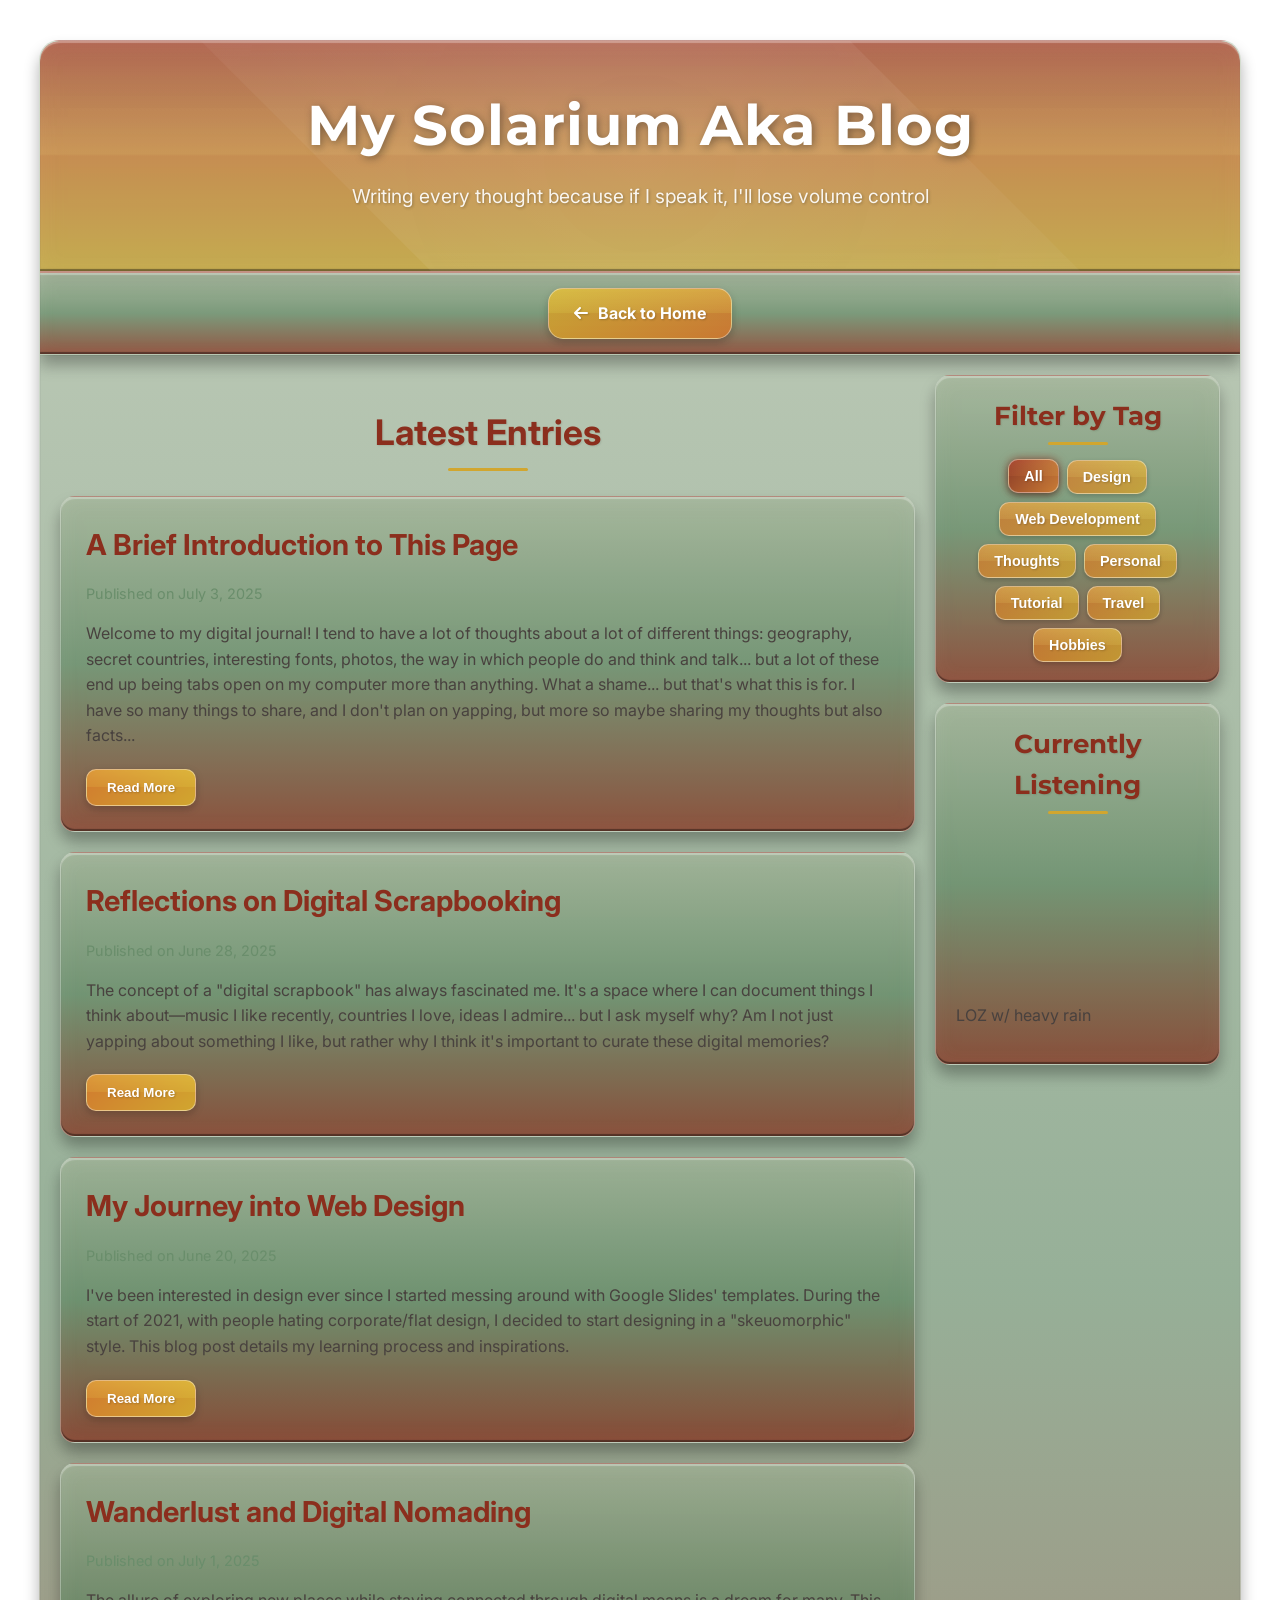
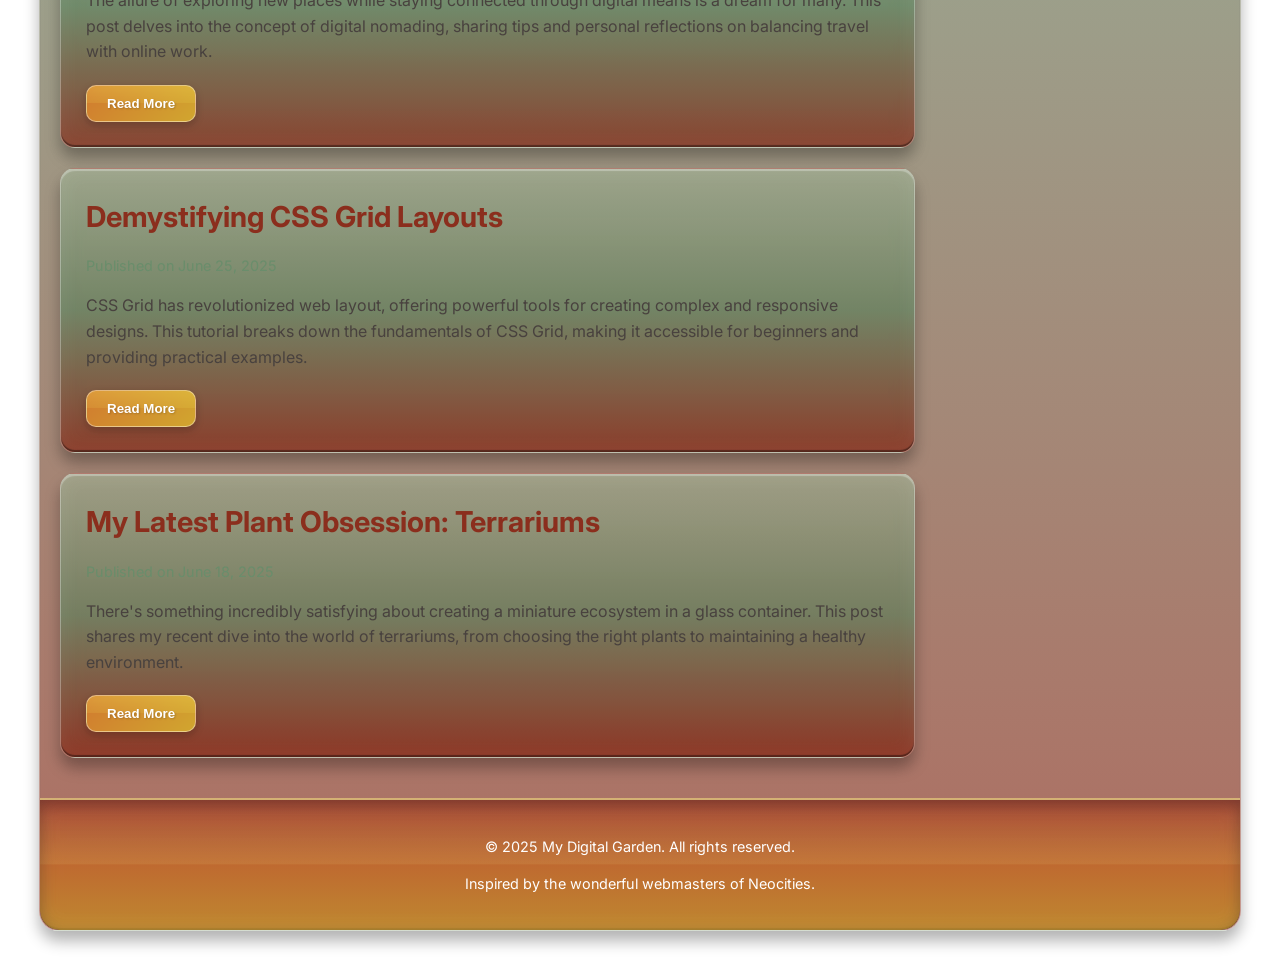
<file: blog.html>
<!DOCTYPE html>
<html lang="en">
<head>
    <meta charset="UTF-8">
    <meta name="viewport" content="width=device-width, initial-scale=1.0">
    <title>My Solarium</title>
    <link rel="stylesheet" href="blog.css">
    <!-- Google Fonts: Inter for general text and Montserrat for titles -->
    <link href="https://fonts.googleapis.com/css2?family=Inter:wght@300;400;700&family=Montserrat:wght@700&display=swap" rel="stylesheet">
    <!-- Font Awesome for icons -->
    <link rel="stylesheet" href="https://cdnjs.cloudflare.com/ajax/libs/font-awesome/6.0.0-beta3/css/all.min.css">
</head>
<body>
    <div class="container">
        <!-- Header Section -->
        <header class="header">
            <h1 class="site-title">My Solarium Aka Blog</h1>
            <p class="site-tagline">Writing every thought because if I speak it, I'll lose volume control</p>
        </header>

        <!-- Home Button -->
        <div class="home-button-container">
            <a href="https://nkchestnut.github.io/NadiaChestnut.github.io/index.html" class="home-button">
                <i class="fas fa-arrow-left"></i> Back to Home
            </a>
        </div>

        <!-- Main Content Area -->
        <main class="main-content">
            <!-- Blog Posts Section -->
            <section class="blog-posts">
                <h2 class="section-title">Latest Entries</h2>

                <!-- Blog Post 1 -->
                <article class="blog-post-card" data-post-id="post-1" data-tags="thoughts,personal,introduction">
                    <a href="#" class="post-link">
                        <h3 class="post-title">A Brief Introduction to This Page</h3>
                    </a>
                    <p class="post-meta">Published on <time datetime="2025-07-03">July 3, 2025</time></p>
                    <p class="post-excerpt">Welcome to my digital journal! I tend to have a lot of thoughts about a lot of different things: geography, secret countries, interesting fonts, photos, the way in which people do and think and talk... but a lot of these end up being tabs open on my computer more than anything. What a shame... but that's what this is for. I have so many things to share, and I don't plan on yapping, but more so maybe sharing my thoughts but also facts...</p>
                    <div class="full-post-content" style="display: none;">
                        <p>This is the full content of "A Brief Introduction to This Page".</p>
                        <p>For example, I'd love to talk about my dear favorite island country Tuvalu... but also some ex-soviet countries like Bulgaria, and some interesting literature out there, like cleanliness by Garth Greenwell. Artists I follow on Twitter blogs I found that haven't been updated since 2000, and many more things. I hope I can update soon and I hope you will enjoy 😊</p>
                        <p>Lastly, it will be formatted this way: an entry will be made on a topic, and if I have more to add, it will be added in the same page under a different date, if the topic is the same but I feel it needs its own entry, it will get it own. That's really it, yap!!!!</p>
                    </div>
                    <button class="read-more-btn" data-post-id="post-1">Read More</button>
                </article>

                <!-- Blog Post 2 -->
                <article class="blog-post-card" data-post-id="post-2" data-tags="thoughts,design,personal">
                    <a href="#" class="post-link">
                        <h3 class="post-title">Reflections on Digital Scrapbooking</h3>
                    </a>
                    <p class="post-meta">Published on <time datetime="2025-06-28">June 28, 2025</time></p>
                    <p class="post-excerpt">The concept of a "digital scrapbook" has always fascinated me. It's a space where I can document things I think about—music I like recently, countries I love, ideas I admire... but I ask myself why? Am I not just yapping about something I like, but rather why I think it's important to curate these digital memories?</p>
                    <div class="full-post-content" style="display: none;">
                        <p>This is the full content of "Reflections on Digital Scrapbooking".</p>
                        <p>Digital scrapbooking offers a unique way to preserve thoughts, inspirations, and daily life without the physical clutter. It allows for easy organization, sharing, and integration of various media types, from text to images and even embedded videos. It's a personal archive that grows with you.</p>
                        <p>It's about creating a personal space on the web that feels like a cozy corner, a digital garden where ideas can blossom and be revisited. This approach contrasts with the ephemeral nature of social media, offering a more permanent and curated reflection of one's journey.</p>
                    </div>
                    <button class="read-more-btn" data-post-id="post-2">Read More</button>
                </article>

                <!-- Blog Post 3 -->
                <article class="blog-post-card" data-post-id="post-3" data-tags="design,web,tutorial">
                    <a href="#" class="post-link">
                        <h3 class="post-title">My Journey into Web Design</h3>
                    </a>
                    <p class="post-meta">Published on <time datetime="2025-06-20">June 20, 2025</time></p>
                    <p class="post-excerpt">I've been interested in design ever since I started messing around with Google Slides' templates. During the start of 2021, with people hating corporate/flat design, I decided to start designing in a "skeuomorphic" style. This blog post details my learning process and inspirations.</p>
                    <div class="full-post-content" style="display: none;">
                        <p>This is the full content of "My Journey into Web Design".</p>
                        <p>My design journey began with simple tools like Google Slides, but I quickly moved to more robust platforms like Figma. The shift towards "skeuomorphic" design was a conscious choice, as I appreciate the tactile and familiar feel it brings to digital interfaces, contrasting with the often sterile flat design trends.</p>
                        <p>Learning Inkscape and Blender has opened up new avenues for creating custom graphics and 3D elements, further enhancing the ability to craft unique and immersive web experiences. The goal is to build websites that are not just functional but also visually rich and engaging, reflecting a blend of old-web charm with modern capabilities.</p>
                    </div>
                    <button class="read-more-btn" data-post-id="post-3">Read More</button>
                </article>

                <!-- Blog Post 4 (New) -->
                <article class="blog-post-card" data-post-id="post-4" data-tags="thoughts,travel">
                    <a href="#" class="post-link">
                        <h3 class="post-title">Wanderlust and Digital Nomading</h3>
                    </a>
                    <p class="post-meta">Published on <time datetime="2025-07-01">July 1, 2025</time></p>
                    <p class="post-excerpt">The allure of exploring new places while staying connected through digital means is a dream for many. This post delves into the concept of digital nomading, sharing tips and personal reflections on balancing travel with online work.</p>
                    <div class="full-post-content" style="display: none;">
                        <p>Full content for "Wanderlust and Digital Nomading".</p>
                        <p>Digital nomading isn't just about working from anywhere; it's a lifestyle that embraces freedom and exploration. It requires discipline, adaptability, and a good internet connection! From bustling city cafes to serene beachside bungalows, the world becomes your office. I'll share my favorite tools for remote work and how to find the best co-working spaces abroad.</p>
                        <p>One of the biggest challenges is maintaining a routine and avoiding burnout. It's easy to get caught up in the excitement of a new place and forget about work. However, the rewards of cultural immersion and personal growth far outweigh the difficulties.</p>
                    </div>
                    <button class="read-more-btn" data-post-id="post-4">Read More</button>
                </article>

                <!-- Blog Post 5 (New) -->
                <article class="blog-post-card" data-post-id="post-5" data-tags="tech,tutorial">
                    <a href="#" class="post-link">
                        <h3 class="post-title">Demystifying CSS Grid Layouts</h3>
                    </a>
                    <p class="post-meta">Published on <time datetime="2025-06-25">June 25, 2025</time></p>
                    <p class="post-excerpt">CSS Grid has revolutionized web layout, offering powerful tools for creating complex and responsive designs. This tutorial breaks down the fundamentals of CSS Grid, making it accessible for beginners and providing practical examples.</p>
                    <div class="full-post-content" style="display: none;">
                        <p>Full content for "Demystifying CSS Grid Layouts".</p>
                        <p>CSS Grid allows developers to create two-dimensional layouts with rows and columns, providing unparalleled control over element placement. Unlike Flexbox, which is primarily for one-dimensional layouts, Grid excels at overall page structure.</p>
                        <p>We'll cover `grid-template-columns`, `grid-template-rows`, `grid-gap`, `grid-area`, and responsive techniques using `minmax()` and `repeat()`. By the end, you'll be able to confidently build intricate layouts with ease.</p>
                    </div>
                    <button class="read-more-btn" data-post-id="post-5">Read More</button>
                </article>

                <!-- Blog Post 6 (New) -->
                <article class="blog-post-card" data-post-id="post-6" data-tags="personal,hobbies">
                    <a href="#" class="post-link">
                        <h3 class="post-title">My Latest Plant Obsession: Terrariums</h3>
                    </a>
                    <p class="post-meta">Published on <time datetime="2025-06-18">June 18, 2025</time></p>
                    <p class="post-excerpt">There's something incredibly satisfying about creating a miniature ecosystem in a glass container. This post shares my recent dive into the world of terrariums, from choosing the right plants to maintaining a healthy environment.</p>
                    <div class="full-post-content" style="display: none;">
                        <p>Full content for "My Latest Plant Obsession: Terrariums".</p>
                        <p>Terrariums are self-sustaining miniature gardens that require minimal maintenance once established. They're perfect for small spaces and bring a touch of nature indoors. I've been experimenting with various mosses, ferns, and small, humidity-loving plants.</p>
                        <p>The process involves layering drainage material, charcoal, substrate, and then carefully arranging the plants. Sealing the terrarium creates a humid microclimate where plants thrive. It's a peaceful and rewarding hobby!</p>
                    </div>
                    <button class="read-more-btn" data-post-id="post-6">Read More</button>
                </article>

            </section>

            <!-- Sidebar Section -->
            <aside class="sidebar">
                <!-- Tag Filter Box -->
                <div class="sidebar-card tag-filter-box">
                    <h3 class="sidebar-title">Filter by Tag</h3>
                    <div class="tag-buttons-container">
                        <button class="tag-button active" data-tag="all">All</button>
                        <button class="tag-button" data-tag="design">Design</button>
                        <button class="tag-button" data-tag="web">Web Development</button>
                        <button class="tag-button" data-tag="thoughts">Thoughts</button>
                        <button class="tag-button" data-tag="personal">Personal</button>
                        <button class="tag-button" data-tag="tutorial">Tutorial</button>
                        <button class="tag-button" data-tag="travel">Travel</button>
                        <button class="tag-button" data-tag="hobbies">Hobbies</button>
                    </div>
                </div>

                <!-- Embedded Media (YouTube) -->
                <div class="sidebar-card embedded-media">
                    <h3 class="sidebar-title">Currently Listening</h3>
                    <div class="video-container">
                        <iframe width="100%" height="100%" src="https://www.youtube.com/embed/KpDackXkdm0" title="you&#39;re overthinking, just relax... (zelda music w/ heavy rain)" frameborder="0" allow="accelerometer; autoplay; clipboard-write; encrypted-media; gyroscope; picture-in-picture; web-share" referrerpolicy="strict-origin-when-cross-origin" allowfullscreen></iframe>
                    </div>
                    <p class="media-caption">LOZ w/ heavy rain</p>
                </div>
            </aside>
        </main>

        <!-- Footer Section -->
        <footer class="footer">
            <p>&copy; 2025 My Digital Garden. All rights reserved.</p>
            <p>Inspired by the wonderful webmasters of Neocities.</p>
        </footer>
    </div>

    <script>
        document.addEventListener('DOMContentLoaded', () => {
            const postLinks = document.querySelectorAll('.post-link');
            const readMoreButtons = document.querySelectorAll('.read-more-btn');
            const tagButtons = document.querySelectorAll('.tag-button');
            const blogPostCards = document.querySelectorAll('.blog-post-card');

            // Function to toggle full post content visibility
            const togglePostContent = (postId) => {
                const postCard = document.querySelector(`.blog-post-card[data-post-id="${postId}"]`);
                if (postCard) {
                    const fullContent = postCard.querySelector('.full-post-content');
                    const readMoreBtn = postCard.querySelector('.read-more-btn');

                    if (fullContent.style.display === 'none' || fullContent.style.display === '') {
                        fullContent.style.display = 'block';
                        readMoreBtn.textContent = 'Show Less';
                        readMoreBtn.classList.add('show-less'); // Add class for styling
                    } else {
                        fullContent.style.display = 'none';
                        readMoreBtn.textContent = 'Read More';
                        readMoreBtn.classList.remove('show-less'); // Remove class
                    }
                }
            };

            // Function to filter blog posts by tag
            const filterPostsByTag = (selectedTag) => {
                blogPostCards.forEach(card => {
                    const tags = card.dataset.tags ? card.dataset.tags.split(',') : [];
                    if (selectedTag === 'all' || tags.includes(selectedTag)) {
                        card.style.display = 'block'; // Show the post
                    } else {
                        card.style.display = 'none'; // Hide the post
                    }
                });
            };

            // Add event listeners to post titles
            postLinks.forEach(link => {
                link.addEventListener('click', (event) => {
                    event.preventDefault(); // Prevent default link behavior
                    const postId = link.closest('.blog-post-card').dataset.postId;
                    togglePostContent(postId);
                });
            });

            // Add event listeners to Read More buttons
            readMoreButtons.forEach(button => {
                button.addEventListener('click', (event) => {
                    event.preventDefault(); // Prevent default button behavior
                    const postId = button.dataset.postId;
                    togglePostContent(postId);
                });
            });

            // Add event listeners to Tag Filter buttons
            tagButtons.forEach(button => {
                button.addEventListener('click', (event) => {
                    // Remove 'active' class from all buttons
                    tagButtons.forEach(btn => btn.classList.remove('active'));
                    // Add 'active' class to the clicked button
                    event.target.classList.add('active');

                    const selectedTag = event.target.dataset.tag;
                    filterPostsByTag(selectedTag);
                });
            });

            // Initial filter to show all posts on load
            filterPostsByTag('all');
        });
    </script>
</body>
</html>
</file>
<file: blog.css>
/* Import Google Fonts: Inter for general text, and a display font that feels modern yet slightly whimsical */
@import url('https://fonts.googleapis.com/css2?family=Inter:wght@300;400;700&family=Montserrat:wght@700&display=swap');

/* Custom CSS Variables for gradients and shadows based on new inspiration */
:root {
    /* Base gradient for headers, footers, and main buttons */
    --header-footer-base-gradient: linear-gradient(
        180deg,
        rgba(139, 46, 29, 0.7) 0%, /* Reddish-brown */
        rgba(209, 122, 47, 0.7) 50%, /* Orange-brown */
        rgba(209, 166, 47, 0.7) 100% /* Golden-yellow */
    );

    /* Top layer for glossy effect on headers, footers, and main buttons */
    --glossy-top-layer: linear-gradient(
        180deg,
        rgba(255, 255, 255, 0.25) 0%,
        rgba(255, 255, 255, 0.1) 49%,
        rgba(255, 255, 255, 0) 50%
    );

    /* Box shadow for headers, footers, and main buttons */
    --header-footer-box-shadow: 0px 6px 15px rgba(0, 0, 0, 0.3),
                                inset 0px 2px 1px rgba(255, 255, 255, 0.3),
                                inset 0px -2px 1px rgba(0, 0, 0, 0.4);

    /* Base gradient for containers (main content area, cards) */
    --container-base-gradient: linear-gradient(
        180deg,
        rgba(168, 184, 158, 0.7) 0%, /* Light olive green */
        rgba(106, 142, 108, 0.7) 50%, /* Dark olive green */
        rgba(139, 46, 29, 0.7) 100% /* Reddish-brown */
    );

    /* Box shadow for containers (main content area, cards) */
    --container-box-shadow: 0px 10px 15px rgba(0, 0, 0, 0.3),
                            inset 0px 2px 1px rgba(255, 255, 255, 0.3),
                            inset 0px -2px 1px rgba(0, 0, 0, 0.4);

    /* Hover effect gradient */
    --hover-gradient-overlay: linear-gradient(
        180deg,
        rgba(209, 166, 47, 0.1) 30%, /* Golden-yellow light */
        rgba(209, 122, 47, 0.2) 100% /* Orange-brown light */
    );
}

/* Custom Scrollbar - Modern, translucent feel, updated with new palette */
::-webkit-scrollbar {
    width: 12px;
    height: 12px;
}

::-webkit-scrollbar-track {
    background: rgba(255, 255, 255, 0.1); /* Light, subtle track */
    border-radius: 10px;
}

::-webkit-scrollbar-thumb {
    background: rgba(209, 122, 47, 0.7); /* Translucent orange-brown thumb */
    border-radius: 10px;
    border: 2px solid rgba(255, 255, 255, 0.2);
}

::-webkit-scrollbar-thumb:hover {
    background: rgba(139, 46, 29, 0.9); /* Darker reddish-brown on hover */
}

/* Base Styles */
body {
    font-family: 'Inter', sans-serif;
    margin: 0;
    padding: 0;
    /* Background: Using the provided image URL */
    background: url("https://64.media.tumblr.com/0057dd031e182a3bc79672665b4bfc38/f304b9c8d0b35926-33/s1280x1920/b0e13f52fde99589b25b23cdda64c8d62aac2147.jpg") no-repeat center center fixed;
    background-size: cover;
    color: #49423f; /* Dark text from previous palette, fits earthy tones */
    line-height: 1.6;
    display: flex;
    justify-content: center;
    align-items: flex-start;
    min-height: 100vh;
    padding: 20px;
    box-sizing: border-box;
}

.container {
    /* Applying containers-style-content inspired gradient and shadow */
    background: var(--container-base-gradient);
    box-shadow: var(--container-box-shadow);
    backdrop-filter: blur(15px); /* Stronger blur */
    -webkit-backdrop-filter: blur(15px);
    border: 1px solid rgba(255, 255, 255, 0.3); /* Subtle white border */
    border-radius: 20px; /* Kept rounded corners for modern feel */
    max-width: 1200px;
    width: 100%;
    overflow: hidden;
    display: flex;
    flex-direction: column;
    margin-top: 20px;
    margin-bottom: 20px;
    position: relative; /* For hover effect */
}

/* Header - Glossy and prominent, updated with new palette and gradient inspiration */
.header {
    background: var(--glossy-top-layer), var(--header-footer-base-gradient);
    background-blend-mode: overlay, normal; /* Ensure top layer blends correctly */
    color: #fff;
    padding: 40px 20px;
    text-align: center;
    border-bottom: 2px solid rgba(255, 255, 255, 0.3);
    border-radius: 20px 20px 0 0;
    box-shadow: var(--header-footer-box-shadow);
    backdrop-filter: blur(10px);
    -webkit-backdrop-filter: blur(10px);
    position: relative;
    overflow: hidden; /* For pseudo-element glow */
}

.header::before {
    content: '';
    position: absolute;
    top: -50%;
    left: -50%;
    width: 200%;
    height: 200%;
    background: radial-gradient(circle at center, rgba(255, 255, 255, 0.1), transparent 70%);
    opacity: 0.8;
    transform: rotate(45deg);
    pointer-events: none;
}

.site-title {
    font-family: 'Montserrat', sans-serif; /* Bold display font */
    font-size: 3.5em;
    margin: 0;
    text-shadow: 2px 2px 8px rgba(0, 0, 0, 0.4);
    letter-spacing: 1px;
}

.site-tagline {
    font-size: 1.2em;
    margin-top: 10px;
    opacity: 0.9;
    text-shadow: 1px 1px 3px rgba(0, 0, 0, 0.3);
}

/* Home Button Container - Integrated into the glass theme, updated with new palette and gradient inspiration */
.home-button-container {
    padding: 15px 20px;
    background: var(--container-base-gradient); /* Using container base for consistency */
    box-shadow: var(--container-box-shadow);
    backdrop-filter: blur(8px);
    -webkit-backdrop-filter: blur(8px);
    text-align: center;
    border-bottom: 1px solid rgba(255, 255, 255, 0.2);
    position: relative; /* For hover effect */
    overflow: hidden;
}

.home-button {
    text-decoration: none;
    color: #fff;
    font-weight: bold;
    padding: 12px 25px;
    border-radius: 15px;
    /* Glossy button background, updated with new palette and gradient inspiration */
    background: var(--glossy-top-layer), linear-gradient(135deg, rgba(209, 166, 47, 0.9), rgba(209, 122, 47, 0.9)); /* Golden-yellow to orange-brown */
    background-blend-mode: overlay, normal;
    transition: all 0.3s ease;
    box-shadow: 0 4px 10px rgba(0, 0, 0, 0.2);
    display: inline-flex;
    align-items: center;
    gap: 10px;
    border: 1px solid rgba(255, 255, 255, 0.4); /* White border for gloss */
    text-shadow: 1px 1px 2px rgba(0, 0, 0, 0.2);
    position: relative; /* For hover effect */
    z-index: 2; /* Ensure button is above hover pseudo-element */
}

/* Hover effect for buttons */
.home-button::before {
    content: "";
    position: absolute;
    inset: 0;
    background: var(--hover-gradient-overlay);
    border-radius: 15px; /* Match button border-radius */
    opacity: 0;
    transition: opacity 0.2s ease-in;
    z-index: 1;
}

.home-button:hover::before {
    opacity: 1;
}

.home-button:hover {
    transform: translateY(-3px);
    box-shadow: 0 6px 15px rgba(0, 0, 0, 0.3), 0 0 15px rgba(209, 122, 47, 0.7); /* Added orange-brown glow */
}

/* Main Content Layout */
.main-content {
    display: flex;
    flex-wrap: wrap;
    padding: 20px;
    gap: 20px;
}

.blog-posts {
    flex: 3;
    min-width: 300px;
}

.sidebar {
    flex: 1;
    min-width: 280px;
    display: flex;
    flex-direction: column;
    gap: 20px;
}

.section-title {
    font-size: 2.2em;
    color: #8B2E1D; /* Reddish-brown title */
    margin-bottom: 25px;
    text-align: center;
    position: relative;
    padding-bottom: 10px;
    text-shadow: 1px 1px 2px rgba(0, 0, 0, 0.1);
}

.section-title::after {
    content: '';
    position: absolute;
    left: 50%;
    bottom: 0;
    transform: translateX(-50%);
    width: 80px;
    height: 3px;
    background-color: #D1A62F; /* Golden-yellow underline */
    border-radius: 5px;
}

/* Blog Post Cards - Glassy panels, updated with new palette and gradient inspiration */
.blog-post-card {
    background: var(--container-base-gradient); /* Using container base for consistency */
    box-shadow: var(--container-box-shadow);
    backdrop-filter: blur(10px);
    -webkit-backdrop-filter: blur(10px);
    border: 1px solid rgba(255, 255, 255, 0.3);
    border-radius: 15px;
    padding: 25px;
    margin-bottom: 20px;
    transition: transform 0.2s ease-in-out, box-shadow 0.2s ease-in-out;
    position: relative;
    overflow: hidden;
}

.blog-post-card:hover {
    transform: translateY(-5px);
    box-shadow: 0 8px 20px rgba(0, 0, 0, 0.25),
                0 0 20px rgba(168, 184, 158, 0.6); /* Stronger light olive green glow on hover */
}

.post-link {
    text-decoration: none;
    color: inherit;
    display: block;
}

.post-link:hover .post-title {
    color: #D17A2F; /* Orange-brown on hover */
    text-decoration: underline;
}

.post-title {
    color: #8B2E1D; /* Reddish-brown title */
    font-size: 1.8em;
    margin-top: 0;
    margin-bottom: 10px;
    cursor: pointer;
    transition: color 0.2s ease;
}

.post-meta {
    font-size: 0.9em;
    color: #6A8E6C; /* Dark olive green for meta */
    margin-bottom: 15px;
}

.post-excerpt {
    margin-bottom: 20px;
}

.full-post-content {
    margin-top: 20px;
    padding-top: 20px;
    border-top: 1px solid rgba(255, 255, 255, 0.3); /* Translucent separator */
}

.read-more-btn {
    display: inline-block;
    /* Applying glossy top layer and base gradient */
    background: var(--glossy-top-layer), linear-gradient(135deg, #D17A2F, #D1A62F); /* Orange-brown to Golden-yellow gradient */
    background-blend-mode: overlay, normal;
    color: #fff;
    padding: 10px 20px;
    border-radius: 10px;
    text-decoration: none;
    font-weight: bold;
    transition: all 0.3s ease;
    box-shadow: 0 3px 8px rgba(0, 0, 0, 0.2);
    border: 1px solid rgba(255, 255, 255, 0.4);
    text-shadow: 1px 1px 2px rgba(0, 0, 0, 0.2);
    position: relative; /* For hover effect */
    z-index: 2; /* Ensure button is above hover pseudo-element */
}

/* Hover effect for read more button */
.read-more-btn::before {
    content: "";
    position: absolute;
    inset: 0;
    background: var(--hover-gradient-overlay);
    border-radius: 10px; /* Match button border-radius */
    opacity: 0;
    transition: opacity 0.2s ease-in;
    z-index: 1;
}

.read-more-btn:hover::before {
    opacity: 1;
}

.read-more-btn:hover {
    transform: translateY(-2px);
    box-shadow: 0 5px 12px rgba(0, 0, 0, 0.3), 0 0 10px rgba(209, 166, 47, 0.7); /* Added golden-yellow glow */
}

.read-more-btn.show-less {
    background: var(--glossy-top-layer), linear-gradient(135deg, #8B2E1D, #D17A2F); /* Reddish-brown to Orange-brown for 'Show Less' */
    background-blend-mode: overlay, normal;
    border: 1px solid rgba(255, 255, 255, 0.4);
}

.read-more-btn.show-less:hover {
    background: var(--glossy-top-layer), linear-gradient(135deg, #D17A2F, #8B2E1D);
    background-blend-mode: overlay, normal;
    box-shadow: 0 5px 12px rgba(0, 0, 0, 0.3), 0 0 10px rgba(139, 46, 29, 0.7);
}

/* Sidebar Cards - Glassy panels, updated with new palette and gradient inspiration */
.sidebar-card {
    background: var(--container-base-gradient); /* Using container base for consistency */
    box-shadow: var(--container-box-shadow);
    backdrop-filter: blur(10px);
    -webkit-backdrop-filter: blur(10px);
    border: 1px solid rgba(255, 255, 255, 0.3);
    border-radius: 15px;
    padding: 20px;
}

.sidebar-title {
    font-family: 'Montserrat', sans-serif; /* Bold display font */
    color: #8B2E1D; /* Reddish-brown title */
    font-size: 1.6em;
    margin-top: 0;
    margin-bottom: 15px;
    text-align: center;
    position: relative;
    padding-bottom: 8px;
    text-shadow: 1px 1px 2px rgba(0, 0, 0, 0.1);
}

.sidebar-title::after {
    content: '';
    position: absolute;
    left: 50%;
    bottom: 0;
    transform: translateX(-50%);
    width: 60px;
    height: 3px;
    background-color: #D1A62F; /* Golden-yellow underline */
    border-radius: 5px;
}

/* Tag filter specific styles, updated with new palette and gradient inspiration */
.tag-buttons-container {
    display: flex;
    flex-wrap: wrap;
    gap: 8px;
    justify-content: center;
    margin-top: 15px;
}

.tag-button {
    /* Applying glossy top layer and base gradient */
    background: var(--glossy-top-layer), linear-gradient(135deg, rgba(209, 122, 47, 0.8), rgba(209, 166, 47, 0.8)); /* Orange-brown to Golden-yellow gradient */
    background-blend-mode: overlay, normal;
    color: #fff;
    padding: 8px 15px;
    border-radius: 10px;
    border: 1px solid rgba(255, 255, 255, 0.4);
    box-shadow: 0 2px 5px rgba(0, 0, 0, 0.2);
    cursor: pointer;
    transition: all 0.2s ease;
    font-size: 0.9em;
    font-weight: bold;
    text-shadow: 1px 1px 2px rgba(0, 0, 0, 0.2);
    position: relative; /* For hover effect */
    z-index: 2; /* Ensure button is above hover pseudo-element */
}

/* Hover effect for tag buttons */
.tag-button::before {
    content: "";
    position: absolute;
    inset: 0;
    background: var(--hover-gradient-overlay);
    border-radius: 10px; /* Match button border-radius */
    opacity: 0;
    transition: opacity 0.2s ease-in;
    z-index: 1;
}

.tag-button:hover::before {
    opacity: 1;
}

.tag-button:hover {
    transform: translateY(-1px);
    box-shadow: 0 4px 8px rgba(0, 0, 0, 0.3);
}

.tag-button.active {
    background: var(--glossy-top-layer), linear-gradient(135deg, rgba(139, 46, 29, 0.9), rgba(209, 122, 47, 0.9)); /* Reddish-brown to Orange-brown when active */
    background-blend-mode: overlay, normal;
    box-shadow: 0 3px 6px rgba(0, 0, 0, 0.3), 0 0 10px rgba(139, 46, 29, 0.7); /* Added glow */
    transform: translateY(-1px);
}

/* Footer - Glossy and prominent, updated with new palette and gradient inspiration */
.footer {
    background: var(--glossy-top-layer), var(--header-footer-base-gradient);
    background-blend-mode: overlay, normal;
    color: #fff;
    text-align: center;
    padding: 20px;
    font-size: 0.9em;
    border-top: 2px solid rgba(255, 255, 255, 0.3);
    border-radius: 0 0 20px 20px;
    box-shadow: inset 0 5px 15px rgba(0, 0, 0, 0.3);
    backdrop-filter: blur(10px);
    -webkit-backdrop-filter: blur(10px);
}

/* Responsive Design */
@media (max-width: 768px) {
    .container {
        margin-top: 10px;
        margin-bottom: 10px;
        border-radius: 10px;
    }

    .header {
        padding: 25px 15px;
        border-radius: 10px 10px 0 0;
    }

    .site-title {
        font-size: 2.5em;
    }

    .site-tagline {
        font-size: 1em;
    }

    .home-button-container {
        padding: 10px 15px;
    }

    .home-button {
        padding: 10px 20px;
        font-size: 0.9em;
        border-radius: 10px;
    }

    .main-content {
        flex-direction: column;
        padding: 15px;
        gap: 15px;
    }

    .blog-posts,
    .sidebar {
        flex: none;
        width: 100%;
        min-width: unset;
    }

    .blog-post-card,
    .sidebar-card {
        padding: 20px;
        border-radius: 10px;
    }

    .post-title {
        font-size: 1.5em;
    }

    .footer {
        padding: 15px;
        border-radius: 0 0 10px 10px;
    }
    .tag-button {
        font-size: 0.8em;
        padding: 6px 10px;
    }
}
</file>
